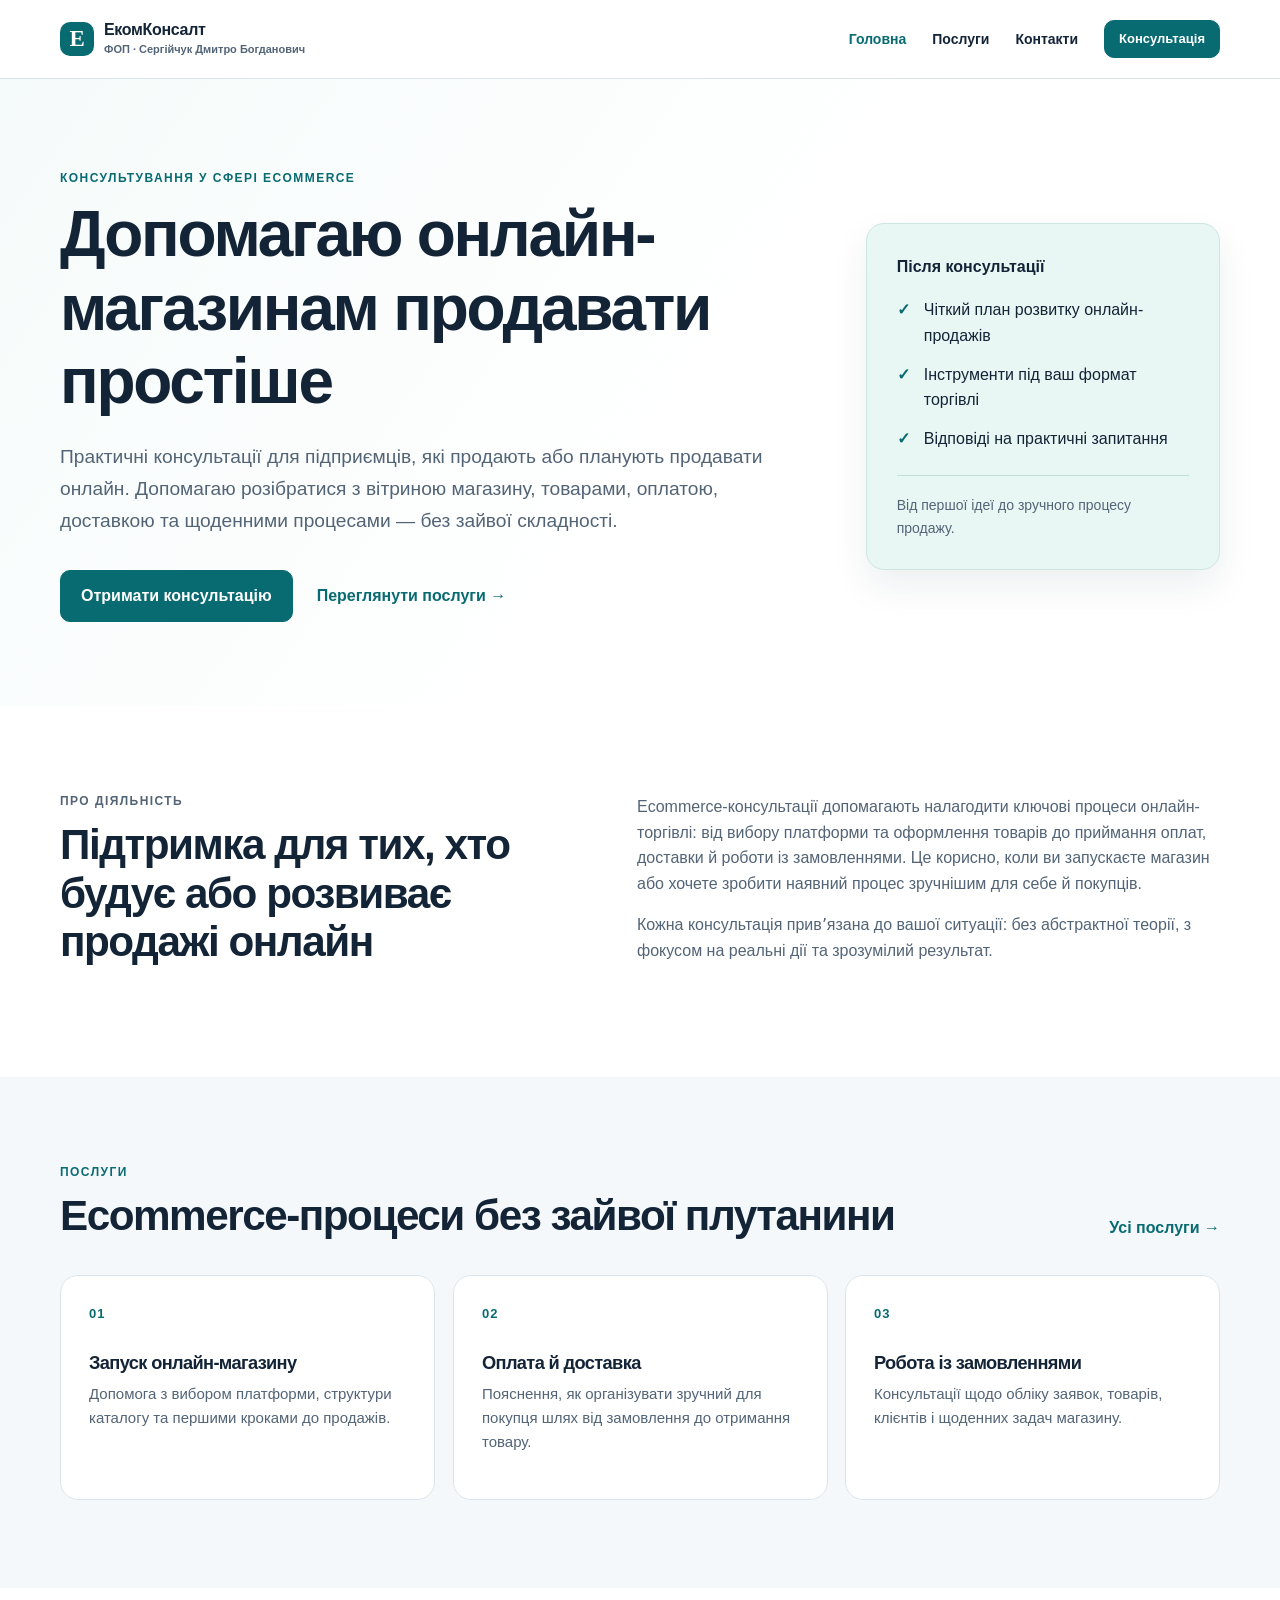
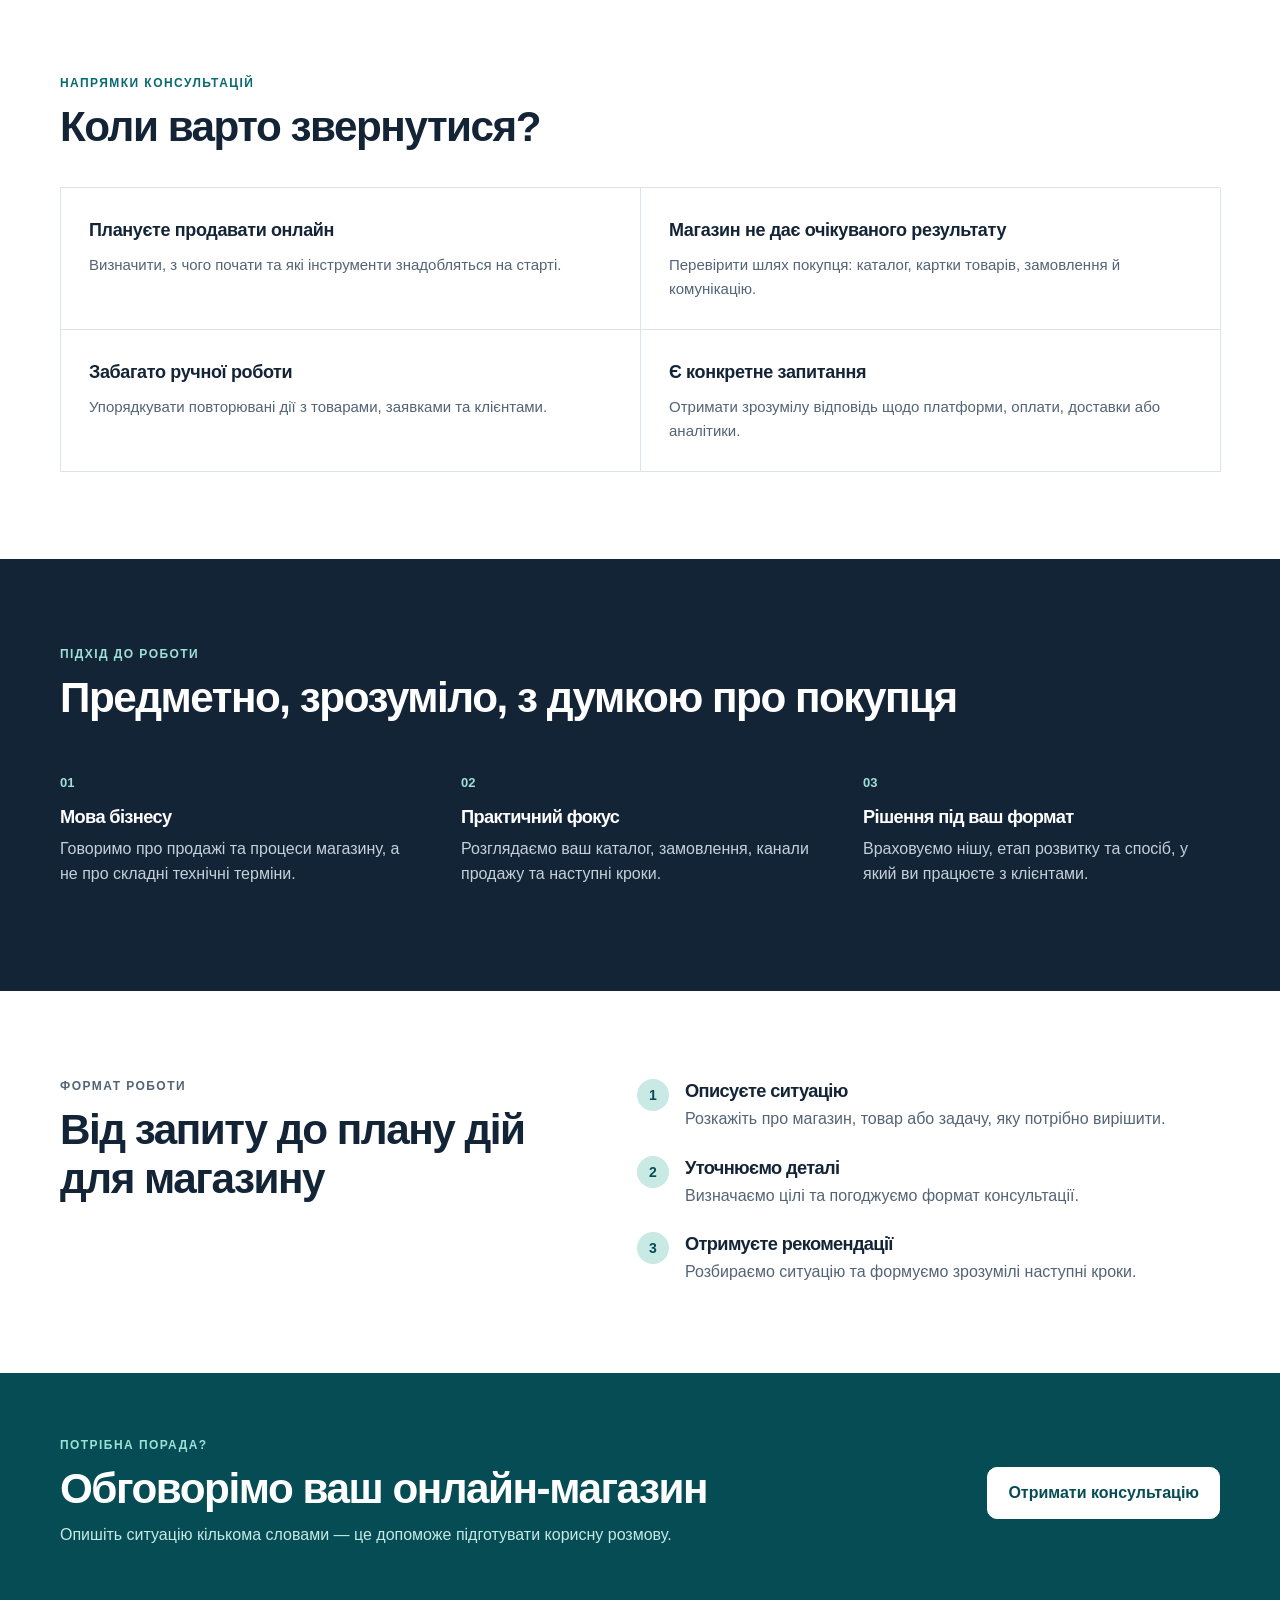
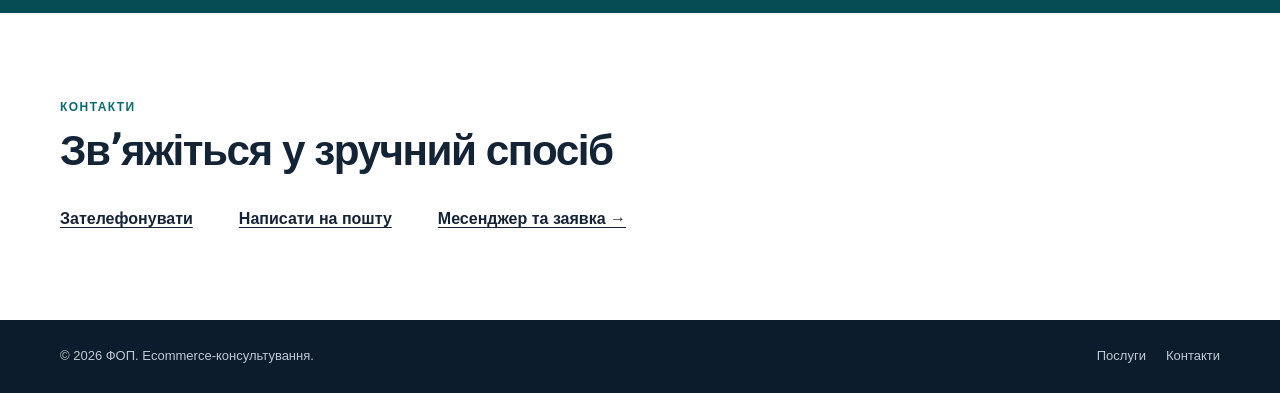
<file: index.html>
<!doctype html>
<html lang="uk">
<head>
  <meta charset="utf-8">
  <meta name="viewport" content="width=device-width, initial-scale=1">
  <title>Ecommerce-консультації для онлайн-магазинів | ФОП</title>
  <meta name="description" content="Практичні консультації для Ecommerce: запуск і розвиток онлайн-магазину, продажі, CRM, оплата, доставка та аналітика.">
  <meta property="og:title" content="Ecommerce-консультації для онлайн-магазинів | ФОП">
  <meta property="og:description" content="Зрозумілі консультації для власників онлайн-магазинів і продавців у мережі.">
  <meta property="og:type" content="website">
  <meta property="og:locale" content="uk_UA">
  <link rel="stylesheet" href="css/style.css">
  <script src="js/script.js" defer></script>
</head>
<body>
  <a class="skip-link" href="#main-content">Перейти до основного вмісту</a>
  <header class="site-header">
    <div class="container header-inner">
      <a class="brand" href="index.html" aria-label="На головну сторінку"><span class="brand-mark" aria-hidden="true">Е</span><span>ЕкомКонсалт<br><small>ФОП · Сергійчук Дмитро Богданович</small></span></a>
      <button class="menu-toggle" type="button" aria-label="Відкрити меню" aria-expanded="false" aria-controls="site-menu"><span></span><span></span><span></span></button>
      <nav class="site-nav" id="site-menu" aria-label="Основна навігація">
        <a class="is-active" href="index.html" aria-current="page">Головна</a><a href="services.html">Послуги</a><a href="contacts.html">Контакти</a>
        <a class="button button-small" href="contacts.html#form">Консультація</a>
      </nav>
    </div>
  </header>
  <main id="main-content">
    <section class="hero">
      <div class="container hero-grid">
        <div class="hero-copy">
          <p class="eyebrow">Консультування у сфері Ecommerce</p>
          <h1>Допомагаю онлайн-магазинам продавати простіше</h1>
          <p class="lead">Практичні консультації для підприємців, які продають або планують продавати онлайн. Допомагаю розібратися з вітриною магазину, товарами, оплатою, доставкою та щоденними процесами — без зайвої складності.</p>
          <div class="hero-actions"><a class="button" href="contacts.html#form">Отримати консультацію</a><a class="text-link" href="services.html">Переглянути послуги <span aria-hidden="true">→</span></a></div>
        </div>
        <aside class="hero-panel" aria-label="Що ви отримаєте">
          <p class="panel-label">Після консультації</p>
          <ul class="check-list"><li>Чіткий план розвитку онлайн-продажів</li><li>Інструменти під ваш формат торгівлі</li><li>Відповіді на практичні запитання</li></ul>
          <p class="panel-note">Від першої ідеї до зручного процесу продажу.</p>
        </aside>
      </div>
    </section>
    <section class="section" aria-labelledby="about-title"><div class="container two-column">
      <div><p class="eyebrow">Про діяльність</p><h2 id="about-title">Підтримка для тих, хто будує або розвиває продажі онлайн</h2></div>
      <div><p>Ecommerce-консультації допомагають налагодити ключові процеси онлайн-торгівлі: від вибору платформи та оформлення товарів до приймання оплат, доставки й роботи із замовленнями. Це корисно, коли ви запускаєте магазин або хочете зробити наявний процес зручнішим для себе й покупців.</p><p>Кожна консультація привʼязана до вашої ситуації: без абстрактної теорії, з фокусом на реальні дії та зрозумілий результат.</p></div>
    </div></section>
    <section class="section section-tint" aria-labelledby="services-title"><div class="container">
      <div class="section-heading"><div><p class="eyebrow">Послуги</p><h2 id="services-title">Ecommerce-процеси без зайвої плутанини</h2></div><a class="text-link" href="services.html">Усі послуги <span aria-hidden="true">→</span></a></div>
      <div class="card-grid three"><article class="card"><span class="card-number">01</span><h3>Запуск онлайн-магазину</h3><p>Допомога з вибором платформи, структури каталогу та першими кроками до продажів.</p></article><article class="card"><span class="card-number">02</span><h3>Оплата й доставка</h3><p>Пояснення, як організувати зручний для покупця шлях від замовлення до отримання товару.</p></article><article class="card"><span class="card-number">03</span><h3>Робота із замовленнями</h3><p>Консультації щодо обліку заявок, товарів, клієнтів і щоденних задач магазину.</p></article></div>
    </div></section>
    <section class="section" aria-labelledby="directions-title"><div class="container"><p class="eyebrow">Напрямки консультацій</p><h2 id="directions-title">Коли варто звернутися?</h2><div class="direction-grid"><div><strong>Плануєте продавати онлайн</strong><p>Визначити, з чого почати та які інструменти знадобляться на старті.</p></div><div><strong>Магазин не дає очікуваного результату</strong><p>Перевірити шлях покупця: каталог, картки товарів, замовлення й комунікацію.</p></div><div><strong>Забагато ручної роботи</strong><p>Упорядкувати повторювані дії з товарами, заявками та клієнтами.</p></div><div><strong>Є конкретне запитання</strong><p>Отримати зрозумілу відповідь щодо платформи, оплати, доставки або аналітики.</p></div></div></div></section>
    <section class="section section-dark" aria-labelledby="benefits-title"><div class="container"><p class="eyebrow eyebrow-light">Підхід до роботи</p><h2 id="benefits-title">Предметно, зрозуміло, з думкою про покупця</h2><div class="benefit-grid"><div><span>01</span><h3>Мова бізнесу</h3><p>Говоримо про продажі та процеси магазину, а не про складні технічні терміни.</p></div><div><span>02</span><h3>Практичний фокус</h3><p>Розглядаємо ваш каталог, замовлення, канали продажу та наступні кроки.</p></div><div><span>03</span><h3>Рішення під ваш формат</h3><p>Враховуємо нішу, етап розвитку та спосіб, у який ви працюєте з клієнтами.</p></div></div></div></section>
    <section class="section" aria-labelledby="format-title"><div class="container two-column"><div><p class="eyebrow">Формат роботи</p><h2 id="format-title">Від запиту до плану дій для магазину</h2></div><ol class="steps"><li><span>1</span><div><h3>Описуєте ситуацію</h3><p>Розкажіть про магазин, товар або задачу, яку потрібно вирішити.</p></div></li><li><span>2</span><div><h3>Уточнюємо деталі</h3><p>Визначаємо цілі та погоджуємо формат консультації.</p></div></li><li><span>3</span><div><h3>Отримуєте рекомендації</h3><p>Розбираємо ситуацію та формуємо зрозумілі наступні кроки.</p></div></li></ol></div></section>
    <section class="cta-section"><div class="container cta-inner"><div><p class="eyebrow eyebrow-light">Потрібна порада?</p><h2>Обговорімо ваш онлайн-магазин</h2><p>Опишіть ситуацію кількома словами — це допоможе підготувати корисну розмову.</p></div><a class="button button-light" href="contacts.html#form">Отримати консультацію</a></div></section>
    <section class="section contact-strip" aria-labelledby="contacts-title"><div class="container"><p class="eyebrow">Контакти</p><h2 id="contacts-title">Звʼяжіться у зручний спосіб</h2><div class="contact-links"><a href="tel:+380674952676">Зателефонувати</a><a href="mailto:serhiychukdmitriy666@gmail.com">Написати на пошту</a><a href="contacts.html">Месенджер та заявка <span aria-hidden="true">→</span></a></div></div></section>
  </main>
  <footer class="site-footer"><div class="container footer-inner"><p>© <span data-current-year></span> ФОП. Ecommerce-консультування.</p><div><a href="services.html">Послуги</a><a href="contacts.html">Контакти</a></div></div></footer>
</body></html>
</file>
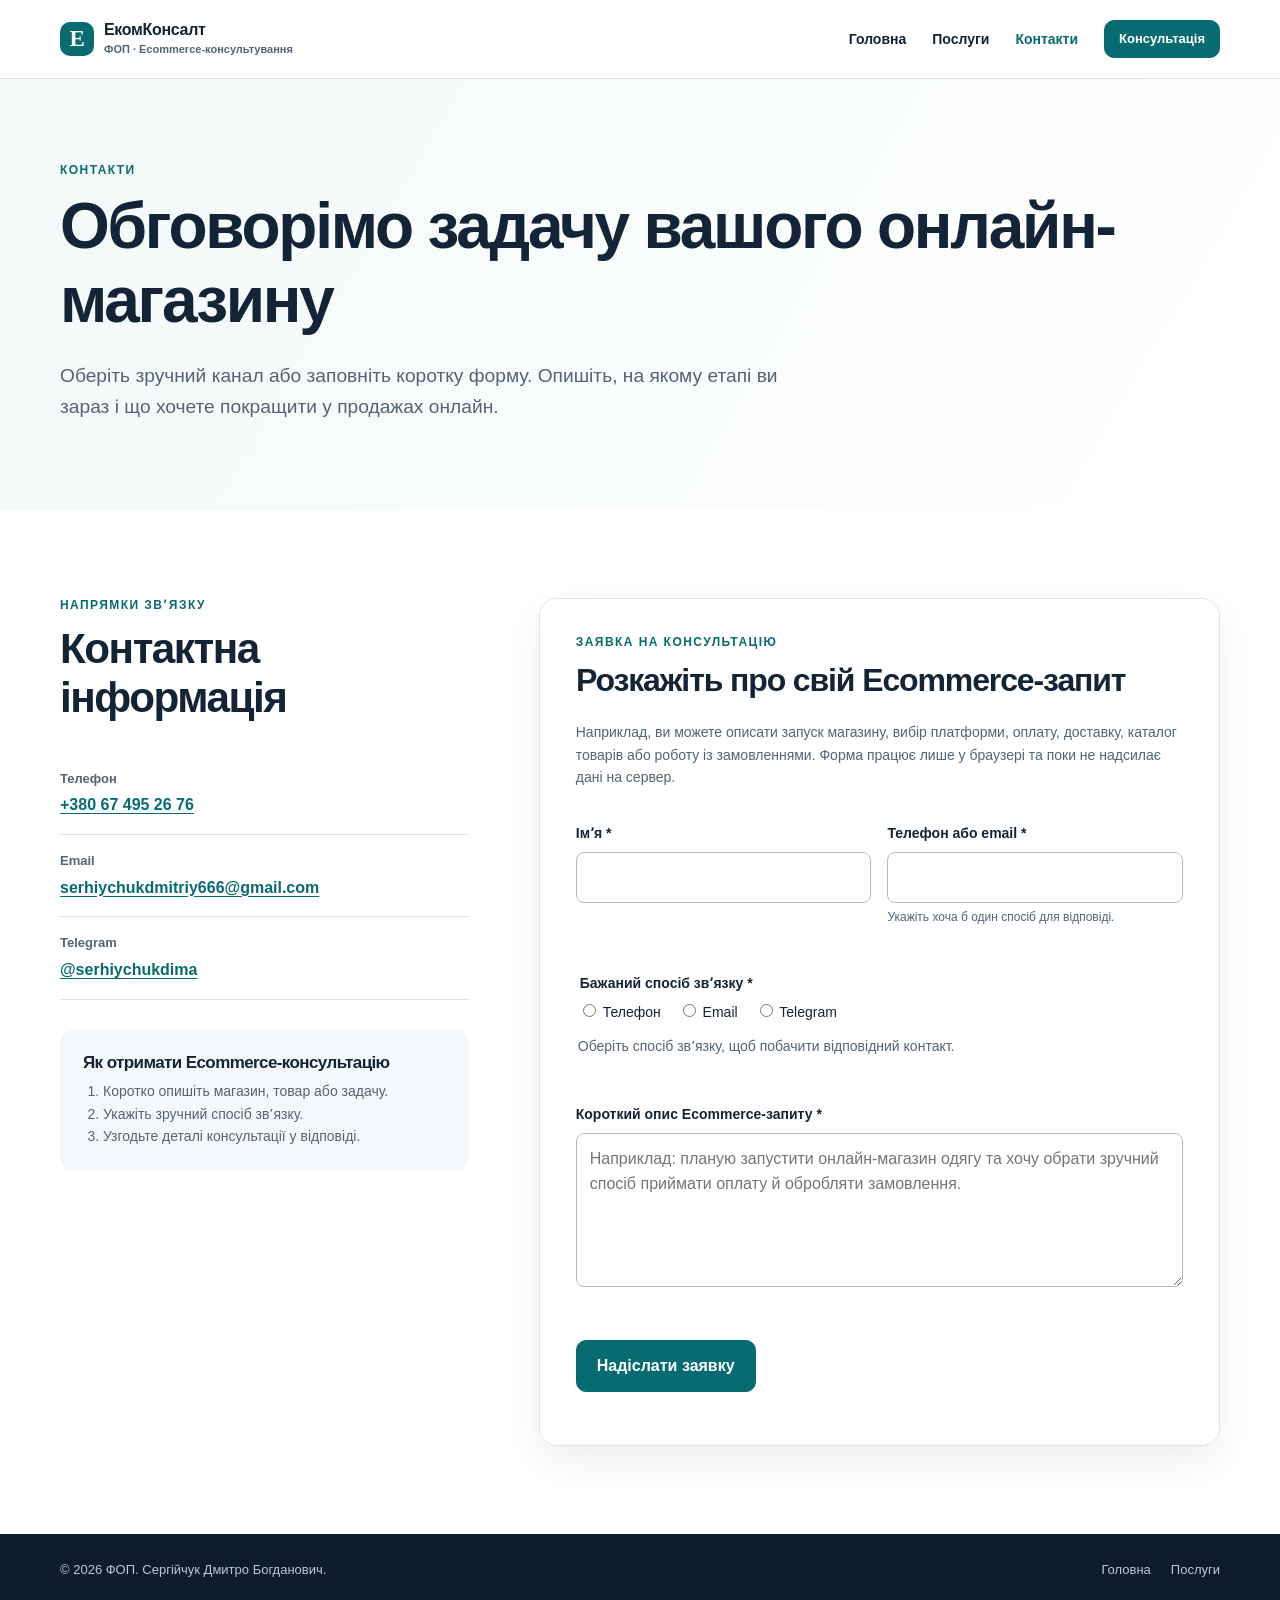
<file: contacts.html>
<!doctype html>
<html lang="uk"><head><meta charset="utf-8">
    <meta name="viewport" content="width=device-width, initial-scale=1">
    <title>Контакти та заявка | ЕкомКонсалт ФОП</title>
    <meta name="description" content="Зв'яжіться для отримання інформаційної консультації: телефон, email, месенджери та форма заявки.">
    <meta property="og:title" content="Контакти та заявка | ЕкомКонсалт ФОП">
    <meta property="og:description" content="Залиште заявку на інформаційну консультацію у зручний спосіб.">
    <meta property="og:type" content="website">
    <meta property="og:locale" content="uk_UA">
    <link rel="stylesheet" href="css/style.css">
    <script src="js/script.js" defer></script>
</head>
<body>
    <a class="skip-link" href="#main-content">Перейти до основного вмісту</a>
    <header class="site-header">
        <div class="container header-inner">
            <a class="brand" href="index.html" aria-label="На головну сторінку">
                <span class="brand-mark" aria-hidden="true">Е</span>
                <span>ЕкомКонсалт<br><small>ФОП · Ecommerce-консультування</small></span>
            </a>
            <button class="menu-toggle" type="button" aria-label="Відкрити меню" aria-expanded="false" aria-controls="site-menu"><span></span><span></span><span></span></button>
            <nav class="site-nav" id="site-menu" aria-label="Основна навігація">
                <a href="index.html">Головна</a><a href="services.html">Послуги</a>
                <a class="is-active" href="contacts.html" aria-current="page">Контакти</a>
                <a class="button button-small" href="#form">Консультація</a>
            </nav>
        </div>
    </header>
<main id="main-content">
    <section class="page-hero">
        <div class="container narrow">
            <p class="eyebrow">Контакти</p>
            <h1>Обговорімо задачу вашого онлайн-магазину</h1>
            <p class="lead">Оберіть зручний канал або заповніть коротку форму. Опишіть, на якому етапі ви зараз і що хочете покращити у продажах онлайн.</p>
        </div>
    </section>
    <section class="section">
        <div class="container contact-layout">
            <aside class="contact-details" aria-labelledby="contact-details-title">
                <p class="eyebrow">Напрямки звʼязку</p>
                <h2 id="contact-details-title">Контактна інформація</h2>
                <dl><div><dt>Телефон</dt><dd><a href="tel:+380674952676">+380 67 495 26 76</a></dd></div><div><dt>Email</dt><dd><a href="mailto:serhiychukdmitriy666@gmail.com">serhiychukdmitriy666@gmail.com</a></dd></div><div><dt>Telegram</dt><dd><a href="https://t.me/serhiychukdima" target="_blank" rel="noopener noreferrer" aria-label="Написати у Telegram">@serhiychukdima</a></dd></div></dl>
                <div class="contact-note">
                    <h3>Як отримати Ecommerce-консультацію</h3>
                    <ol>
                        <li>Коротко опишіть магазин, товар або задачу.</li>
                        <li>Укажіть зручний спосіб звʼязку.</li>
                        <li>Узгодьте деталі консультації у відповіді.</li>
                    </ol>
                </div>
            </aside>
    <section class="form-panel" id="form" aria-labelledby="form-title">
        <p class="eyebrow">Заявка на консультацію</p>
        <h2 id="form-title">Розкажіть про свій Ecommerce-запит</h2>
        <p class="form-intro">Наприклад, ви можете описати запуск магазину, вибір платформи, оплату, доставку, каталог товарів або роботу із замовленнями. Форма працює лише у браузері та поки не надсилає дані на сервер.</p>
        <form id="consultation-form" novalidate data-endpoint="">
            <div class="form-row">
                <div class="field">
                    <label for="name">Імʼя <span aria-hidden="true">*</span></label>
                    <input id="name" name="name" type="text" autocomplete="name" required aria-describedby="name-error">
                    <p class="field-error" id="name-error"></p>
                </div>
                <div class="field">
                    <label for="contact">Телефон або email <span aria-hidden="true">*</span></label>
                    <input id="contact" name="contact" type="text" autocomplete="tel" required aria-describedby="contact-hint contact-error">
                    <p class="field-hint" id="contact-hint">Укажіть хоча б один спосіб для відповіді.</p>
                    <p class="field-error" id="contact-error"></p>
                </div>
            </div>
            <fieldset>
                <legend>Бажаний спосіб звʼязку <span aria-hidden="true">*</span></legend>
                <div class="radio-group">
                    <label><input type="radio" name="contact-method" value="Телефон" data-contact-label="Телефон" data-contact-value="+380 67 495 26 76" data-contact-href="tel:+380674952676" required> Телефон</label>
                    <label><input type="radio" name="contact-method" value="Email" data-contact-label="Email" data-contact-value="serhiychukdmitriy666@gmail.com" data-contact-href="mailto:serhiychukdmitriy666@gmail.com"> Email</label>
                    <label><input type="radio" name="contact-method" value="Telegram" data-contact-label="Telegram" data-contact-value="@serhiychukdima" data-contact-href="https://t.me/serhiychukdima"> Telegram</label>
                </div>
                <p class="selected-contact" id="selected-contact" aria-live="polite">Оберіть спосіб звʼязку, щоб побачити відповідний контакт.</p>
                        <p class="field-error" id="method-error"></p>
            </fieldset>
            <div class="field">
                <label for="question">Короткий опис Ecommerce-запиту <span aria-hidden="true">*</span></label>
                <textarea id="question" name="question" rows="5" required aria-describedby="question-error" placeholder="Наприклад: планую запустити онлайн-магазин одягу та хочу обрати зручний спосіб приймати оплату й обробляти замовлення."></textarea>
                <p class="field-error" id="question-error"></p>
            </div>
            <button class="button" type="submit">Надіслати заявку</button>
            <div class="form-status" id="form-status" role="status" aria-live="polite"></div>
        </form>
    </section>
</div>
</section>
</main>
<footer class="site-footer">
    <div class="container footer-inner">
        <p>© <span data-current-year></span> ФОП. Сергійчук Дмитро Богданович.</p>
        <div>
            <a href="index.html">Головна</a>
            <a href="services.html">Послуги</a>
        </div>
    </div>
</footer>
</body>
</html>
</file>
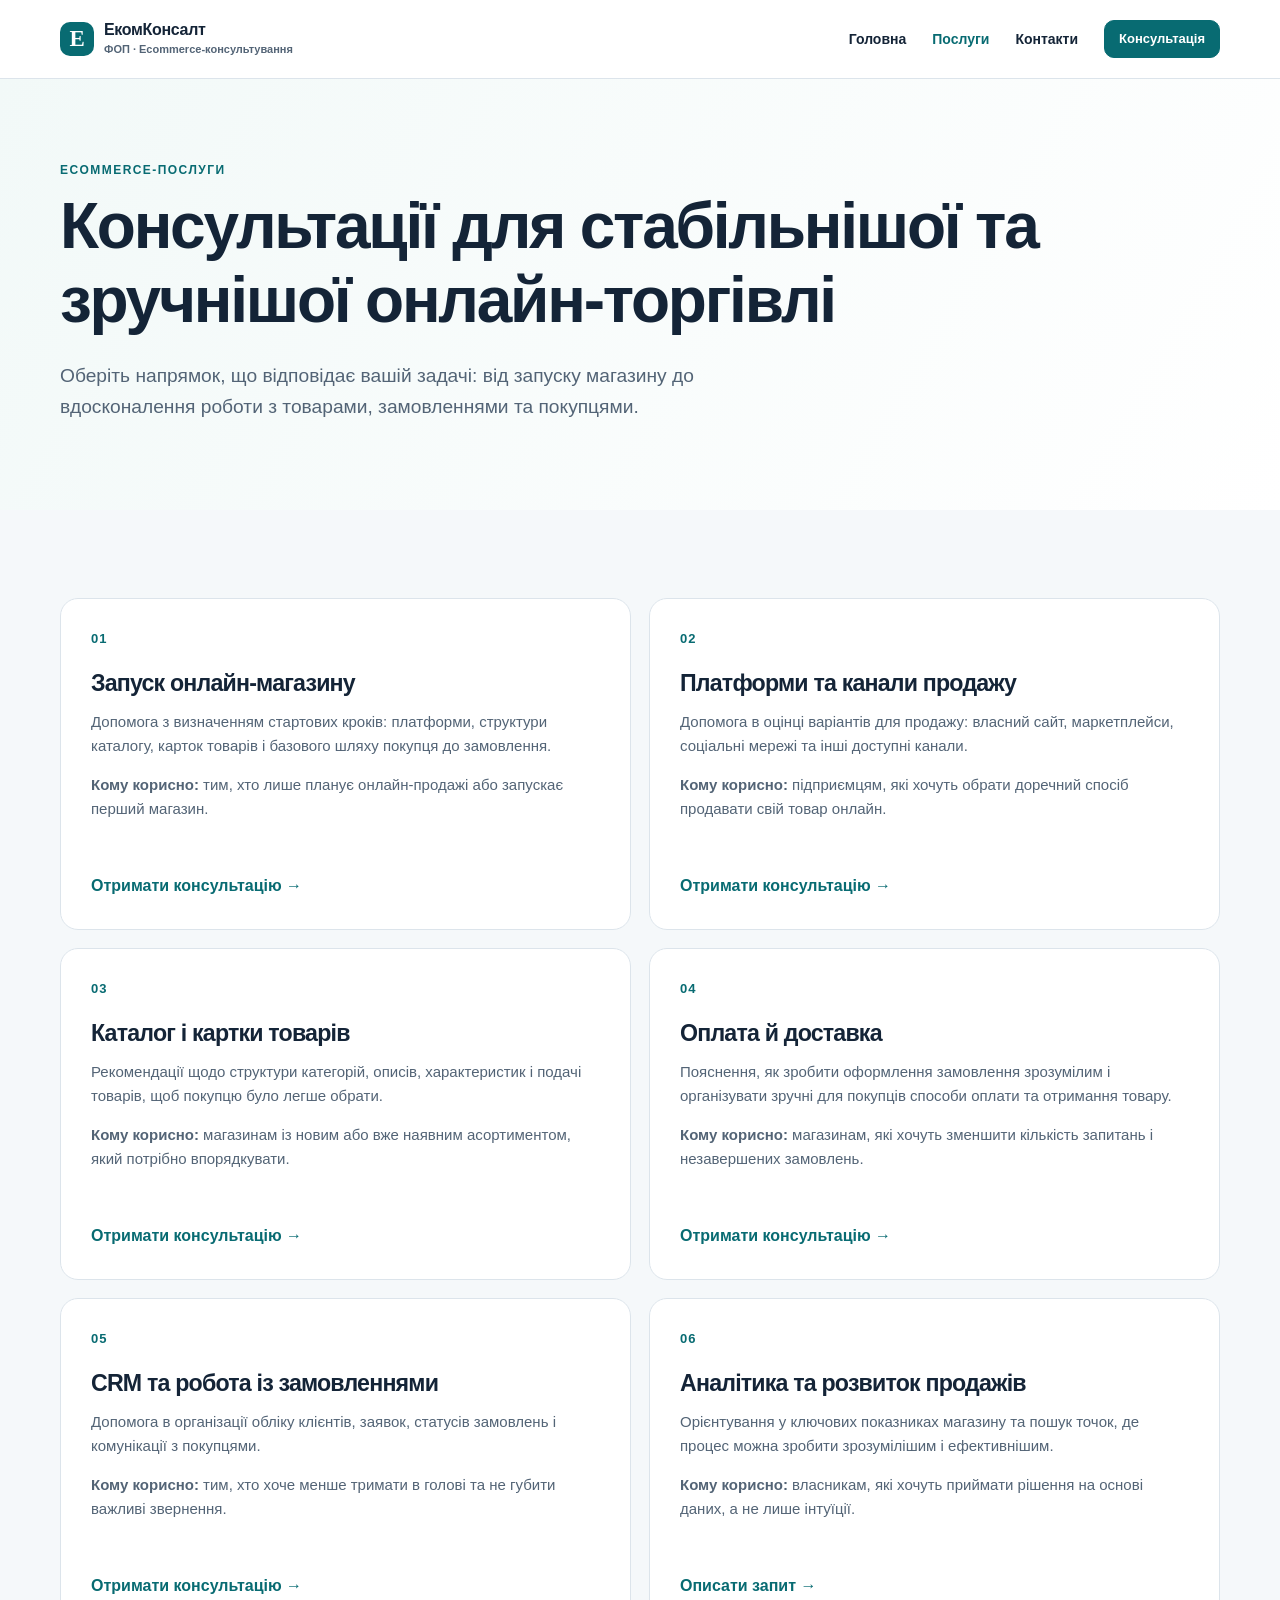
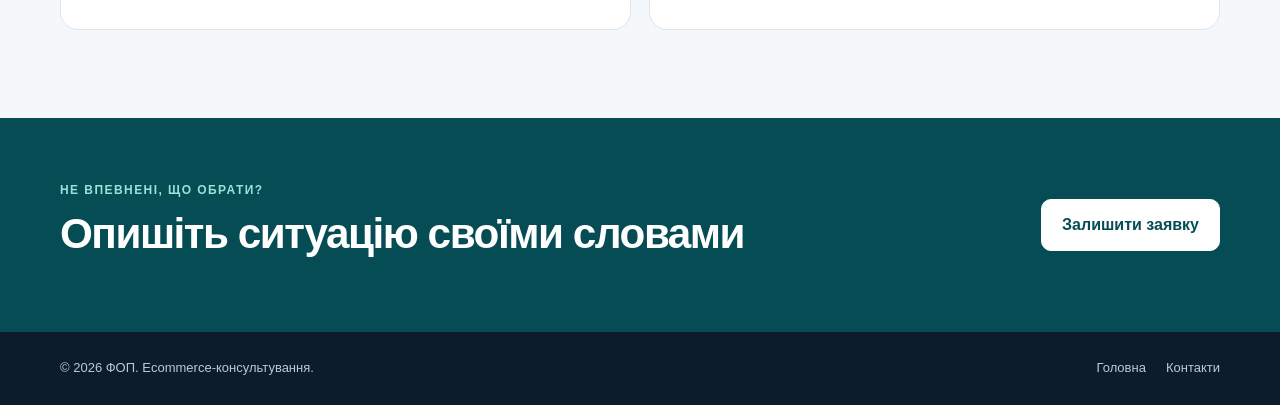
<file: services.html>
<!doctype html>
<html lang="uk"><head><meta charset="utf-8"><meta name="viewport" content="width=device-width, initial-scale=1"><title>Ecommerce-послуги | ЕкомКонсалт ФОП</title><meta name="description" content="Консультації для онлайн-магазинів: запуск, платформи, картки товарів, оплата, доставка, CRM та аналітика."><meta property="og:title" content="Ecommerce-послуги | ЕкомКонсалт ФОП"><meta property="og:description" content="Практичні Ecommerce-консультації для онлайн-магазинів."><meta property="og:type" content="website"><meta property="og:locale" content="uk_UA"><link rel="stylesheet" href="css/style.css"><script src="js/script.js" defer></script></head>
<body><a class="skip-link" href="#main-content">Перейти до основного вмісту</a><header class="site-header"><div class="container header-inner"><a class="brand" href="index.html" aria-label="На головну сторінку"><span class="brand-mark" aria-hidden="true">Е</span><span>ЕкомКонсалт<br><small>ФОП · Ecommerce-консультування</small></span></a><button class="menu-toggle" type="button" aria-label="Відкрити меню" aria-expanded="false" aria-controls="site-menu"><span></span><span></span><span></span></button><nav class="site-nav" id="site-menu" aria-label="Основна навігація"><a href="index.html">Головна</a><a class="is-active" href="services.html" aria-current="page">Послуги</a><a href="contacts.html">Контакти</a><a class="button button-small" href="contacts.html#form">Консультація</a></nav></div></header>
<main id="main-content"><section class="page-hero"><div class="container narrow"><p class="eyebrow">Ecommerce-послуги</p><h1>Консультації для стабільнішої та зручнішої онлайн-торгівлі</h1><p class="lead">Оберіть напрямок, що відповідає вашій задачі: від запуску магазину до вдосконалення роботи з товарами, замовленнями та покупцями.</p></div></section><section class="section section-tint"><div class="container service-list">
<article class="service-card"><div><span class="card-number">01</span><h2>Запуск онлайн-магазину</h2><p>Допомога з визначенням стартових кроків: платформи, структури каталогу, карток товарів і базового шляху покупця до замовлення.</p><p><strong>Кому корисно:</strong> тим, хто лише планує онлайн-продажі або запускає перший магазин.</p></div><a class="text-link" href="contacts.html#form">Отримати консультацію <span aria-hidden="true">→</span></a></article>
<article class="service-card"><div><span class="card-number">02</span><h2>Платформи та канали продажу</h2><p>Допомога в оцінці варіантів для продажу: власний сайт, маркетплейси, соціальні мережі та інші доступні канали.</p><p><strong>Кому корисно:</strong> підприємцям, які хочуть обрати доречний спосіб продавати свій товар онлайн.</p></div><a class="text-link" href="contacts.html#form">Отримати консультацію <span aria-hidden="true">→</span></a></article>
<article class="service-card"><div><span class="card-number">03</span><h2>Каталог і картки товарів</h2><p>Рекомендації щодо структури категорій, описів, характеристик і подачі товарів, щоб покупцю було легше обрати.</p><p><strong>Кому корисно:</strong> магазинам із новим або вже наявним асортиментом, який потрібно впорядкувати.</p></div><a class="text-link" href="contacts.html#form">Отримати консультацію <span aria-hidden="true">→</span></a></article>
<article class="service-card"><div><span class="card-number">04</span><h2>Оплата й доставка</h2><p>Пояснення, як зробити оформлення замовлення зрозумілим і організувати зручні для покупців способи оплати та отримання товару.</p><p><strong>Кому корисно:</strong> магазинам, які хочуть зменшити кількість запитань і незавершених замовлень.</p></div><a class="text-link" href="contacts.html#form">Отримати консультацію <span aria-hidden="true">→</span></a></article>
<article class="service-card"><div><span class="card-number">05</span><h2>CRM та робота із замовленнями</h2><p>Допомога в організації обліку клієнтів, заявок, статусів замовлень і комунікації з покупцями.</p><p><strong>Кому корисно:</strong> тим, хто хоче менше тримати в голові та не губити важливі звернення.</p></div><a class="text-link" href="contacts.html#form">Отримати консультацію <span aria-hidden="true">→</span></a></article>
<article class="service-card"><div><span class="card-number">06</span><h2>Аналітика та розвиток продажів</h2><p>Орієнтування у ключових показниках магазину та пошук точок, де процес можна зробити зрозумілішим і ефективнішим.</p><p><strong>Кому корисно:</strong> власникам, які хочуть приймати рішення на основі даних, а не лише інтуїції.</p></div><a class="text-link" href="contacts.html#form">Описати запит <span aria-hidden="true">→</span></a></article>
</div></section><section class="cta-section"><div class="container cta-inner"><div><p class="eyebrow eyebrow-light">Не впевнені, що обрати?</p><h2>Опишіть ситуацію своїми словами</h2></div><a class="button button-light" href="contacts.html#form">Залишити заявку</a></div></section></main><footer class="site-footer"><div class="container footer-inner"><p>© <span data-current-year></span> ФОП. Ecommerce-консультування.</p><div><a href="index.html">Головна</a><a href="contacts.html">Контакти</a></div></div></footer></body></html>
</file>
<file: css/style.css>
:root {
    --ink: #142437;
    --muted: #536476;
    --line: #dce4eb;
    --surface: #f5f8fa;
    --white: #fff;
    --brand: #086b72;
    --brand-dark: #064c55;
    --accent: #c9e9e4;
    --focus: #db7b28;
    --radius: 18px;
    --shadow: 0 16px 36px rgb(24 47 69 / 8%)
}

* {
    box-sizing: border-box
}

html {
    scroll-behavior: smooth
}

body {
    margin: 0;
    background: var(--white);
    color: var(--ink);
    font-family: Inter, "Segoe UI", Roboto, Arial, sans-serif;
    font-size: 16px;
    line-height: 1.6
}

a {
    color: inherit;
    text-underline-offset: 3px
}

a:hover {
    color: var(--brand)
}

a:focus-visible,
button:focus-visible,
input:focus-visible,
textarea:focus-visible {
    outline: 3px solid var(--focus);
    outline-offset: 3px
}

.container {
    width: min(1160px, calc(100% - 40px));
    margin: auto
}

.narrow {
    display: flex;
    flex-direction: column;
    justify-content: start;
    width: min(1160px, calc(100% - 40px));
}

.skip-link {
    position: fixed;
    top: 10px;
    left: 10px;
    z-index: 20;
    padding: 9px 14px;
    background: var(--ink);
    color: #fff;
    transform: translateY(-150%)
}

.skip-link:focus {
    transform: translateY(0)
}

.site-header {
    position: sticky;
    top: 0;
    z-index: 10;
    background: rgb(255 255 255 / 95%);
    border-bottom: 1px solid var(--line);
    backdrop-filter: blur(12px)
}

.header-inner {
    min-height: 78px;
    display: flex;
    align-items: center;
    justify-content: space-between;
    gap: 20px
}

.brand {
    display: flex;
    align-items: center;
    gap: 10px;
    text-decoration: none;
    font-weight: 750;
    line-height: 1.1;
    letter-spacing: -.02em
}

.brand:hover {
    color: var(--ink)
}

.brand small {
    font-size: 11px;
    color: var(--muted);
    font-weight: 600;
    letter-spacing: 0
}

.brand-mark {
    width: 34px;
    height: 34px;
    display: grid;
    place-items: center;
    border-radius: 10px;
    background: var(--brand);
    color: white;
    font-family: Georgia, serif;
    font-size: 23px
}

.site-nav {
    display: flex;
    align-items: center;
    gap: 26px
}

.site-nav>a:not(.button) {
    font-size: 14px;
    font-weight: 650;
    text-decoration: none
}

.site-nav .is-active {
    color: var(--brand)
}

.menu-toggle {
    display: none;
    border: 0;
    background: transparent;
    padding: 9px;
    cursor: pointer
}

.menu-toggle span {
    display: block;
    width: 23px;
    height: 2px;
    margin: 5px;
    background: var(--ink);
    transition: .2s
}

.hero {
    padding: 92px 0 84px;
    background: linear-gradient(125deg, #f5fbfa 0%, #fff 55%)
}

.hero-grid {
    display: grid;
    grid-template-columns: minmax(0, 1.35fr) minmax(290px, .65fr);
    align-items: center;
    gap: 70px
}

.eyebrow {
    margin: 0 0 13px;
    color: var(--brand);
    font-size: 12px;
    line-height: 1.2;
    font-weight: 800;
    letter-spacing: .12em;
    text-transform: uppercase
}

.eyebrow-light {
    color: #9de0d6
}

h1,
h2,
h3,
p {
    margin-top: 0
}

h1,
h2,
h3 {
    line-height: 1.15;
    letter-spacing: -.035em
}

h1 {
    margin-bottom: 22px;
    font-size: clamp(2.35rem, 5vw, 4.6rem)
}

h2 {
    font-size: clamp(1.75rem, 3.3vw, 2.7rem);
    margin-bottom: 22px
}

h3 {
    font-size: 1.14rem;
    margin-bottom: 8px
}

.lead {
    max-width: 720px;
    color: var(--muted);
    font-size: clamp(1.05rem, 1.5vw, 1.22rem);
    line-height: 1.65
}

.hero-actions {
    display: flex;
    align-items: center;
    flex-wrap: wrap;
    gap: 24px;
    margin-top: 34px
}

.button {
    display: inline-flex;
    align-items: center;
    justify-content: center;
    min-height: 48px;
    padding: 12px 20px;
    border: 1px solid var(--brand);
    border-radius: 10px;
    background: var(--brand);
    color: #fff !important;
    font: inherit;
    font-weight: 750;
    text-decoration: none;
    cursor: pointer;
    transition: background .2s, transform .2s
}

.button:hover {
    background: var(--brand-dark);
    transform: translateY(-1px)
}

.button-small {
    min-height: 38px;
    padding: 8px 14px;
    font-size: 13px
}

.text-link {
    font-weight: 750;
    color: var(--brand);
    text-decoration: none
}

.text-link span {
    display: inline-block;
    transition: transform .2s
}

.text-link:hover span {
    transform: translateX(4px)
}

.hero-panel {
    padding: 30px;
    border: 1px solid #cce6e2;
    border-radius: var(--radius);
    background: #e9f7f4;
    box-shadow: var(--shadow)
}

.panel-label {
    margin-bottom: 18px;
    font-weight: 750
}

.check-list {
    padding: 0;
    margin: 0;
    list-style: none
}

.check-list li {
    position: relative;
    margin: 13px 0;
    padding-left: 27px
}

.check-list li:before {
    position: absolute;
    left: 0;
    content: "✓";
    color: var(--brand);
    font-weight: 900
}

.panel-note {
    margin: 24px 0 0;
    padding-top: 18px;
    border-top: 1px solid #c0ded9;
    color: var(--muted);
    font-size: 14px
}

.section {
    padding: 88px 0
}

.section-tint {
    background: var(--surface)
}

.two-column {
    display: grid;
    grid-template-columns: .9fr 1.1fr;
    gap: 100px
}

.two-column p {
    color: var(--muted)
}

.section-heading {
    display: flex;
    justify-content: space-between;
    align-items: end;
    gap: 30px;
    margin-bottom: 34px
}

.section-heading h2 {
    margin: 0
}

.card-grid {
    display: grid;
    gap: 18px
}

.three {
    grid-template-columns: repeat(3, 1fr)
}

.card {
    min-height: 225px;
    padding: 28px;
    border: 1px solid var(--line);
    border-radius: var(--radius);
    background: #fff
}

.card-number {
    display: block;
    margin-bottom: 28px;
    color: var(--brand);
    font-size: 13px;
    font-weight: 800;
    letter-spacing: .08em
}

.card p,
.direction-grid p {
    color: var(--muted);
    font-size: 15px
}

.direction-grid {
    display: grid;
    grid-template-columns: repeat(2, 1fr);
    margin-top: 35px;
    border-top: 1px solid var(--line);
    border-left: 1px solid var(--line)
}

.direction-grid>div {
    padding: 28px;
    border-right: 1px solid var(--line);
    border-bottom: 1px solid var(--line)
}

.direction-grid strong {
    font-size: 18px;
    letter-spacing: -.02em
}

.direction-grid p {
    margin: 8px 0 0
}

.section-dark,
.cta-section {
    background: var(--ink);
    color: #fff
}

.section-dark h2 {
    max-width: 900px
}

.benefit-grid {
    display: grid;
    grid-template-columns: repeat(3, 1fr);
    gap: 44px;
    margin-top: 46px
}

.benefit-grid span {
    color: #9de0d6;
    font-size: 13px;
    font-weight: 800
}

.benefit-grid h3 {
    margin-top: 12px
}

.benefit-grid p {
    color: #c5d0d9
}

.steps {
    display: grid;
    gap: 24px;
    margin: 0;
    padding: 0;
    list-style: none
}

.steps li {
    display: flex;
    gap: 16px
}

.steps span {
    flex: 0 0 32px;
    height: 32px;
    display: grid;
    place-items: center;
    border-radius: 50%;
    background: var(--accent);
    color: var(--brand-dark);
    font-size: 14px;
    font-weight: 800
}

.steps h3 {
    margin: 2px 0 4px
}

.steps p {
    margin: 0
}

.cta-section {
    padding: 65px 0;
    background: var(--brand-dark)
}

.cta-inner {
    display: flex;
    align-items: center;
    justify-content: space-between;
    gap: 30px
}

.cta-inner h2 {
    margin-bottom: 8px
}

.cta-inner p:not(.eyebrow) {
    margin: 0;
    color: #c4e9e3
}

.button-light {
    border-color: #fff;
    background: #fff;
    color: var(--brand-dark) !important
}

.button-light:hover {
    background: #e4f4f1
}

.contact-strip h2 {
    margin-bottom: 30px
}

.contact-links {
    display: flex;
    flex-wrap: wrap;
    gap: 15px 46px
}

.contact-links a {
    font-weight: 700
}

.site-footer {
    padding: 26px 0;
    background: #0d1c2c;
    color: #bdc9d2;
    font-size: 13px
}

.footer-inner {
    display: flex;
    justify-content: space-between;
    gap: 20px
}

.footer-inner p {
    margin: 0
}

.footer-inner div {
    display: flex;
    gap: 20px
}

.footer-inner a {
    text-decoration: none
}

.page-hero {
    padding: 84px 0 68px;
    background: linear-gradient(120deg, #f2f9f8, #fff)
}

.service-list {
    display: grid;
    grid-template-columns: repeat(2, 1fr);
    gap: 18px
}

.service-card {
    min-height: 332px;
    display: flex;
    flex-direction: column;
    justify-content: space-between;
    padding: 30px;
    border: 1px solid var(--line);
    border-radius: var(--radius);
    background: #fff
}

.service-card h2 {
    font-size: 1.45rem;
    margin-bottom: 14px
}

.service-card p {
    color: var(--muted);
    font-size: 15px
}

.service-card .card-number {
    margin-bottom: 20px
}

.contact-layout {
    display: grid;
    grid-template-columns: .75fr 1.25fr;
    gap: 70px
}

.contact-details dl {
    margin: 30px 0
}

.contact-details dl>div {
    padding: 16px 0;
    border-bottom: 1px solid var(--line)
}

dt {
    color: var(--muted);
    font-size: 13px;
    font-weight: 700
}

dd {
    margin: 3px 0 0;
    font-weight: 700
}

dd a {
    display: block;
    color: var(--brand)
}

.contact-note {
    padding: 23px;
    background: var(--surface);
    border-radius: 12px
}

.contact-note h3 {
    font-size: 17px
}

.contact-note ol {
    padding-left: 20px;
    margin: 0;
    color: var(--muted);
    font-size: 14px
}

.form-panel {
    padding: 36px;
    border: 1px solid var(--line);
    border-radius: var(--radius);
    box-shadow: var(--shadow)
}

.form-panel h2 {
    font-size: 2rem
}

.form-intro {
    color: var(--muted);
    font-size: 14px
}

.form-row {
    display: grid;
    grid-template-columns: 1fr 1fr;
    gap: 16px
}

.field,
fieldset {
    margin-top: 20px
}

.field label,
legend {
    display: block;
    margin-bottom: 7px;
    font-size: 14px;
    font-weight: 750
}

fieldset {
    padding: 0;
    border: 0
}

input[type="text"],
textarea {
    width: 100%;
    border: 1px solid #aebdca;
    border-radius: 8px;
    padding: 12px 13px;
    background: #fff;
    color: var(--ink);
    font: inherit
}

textarea {
    resize: vertical
}

.radio-group {
    display: flex;
    flex-wrap: wrap;
    gap: 17px
}

.radio-group label {
    font-size: 14px
}

.selected-contact {
    min-height: 24px;
    margin: 12px 0 0;
    color: var(--muted);
    font-size: 14px
}

.selected-contact a {
    color: var(--brand);
    font-weight: 750
}

.field-hint,
.field-error {
    min-height: 19px;
    margin: 5px 0 0;
    font-size: 12px
}

.field-hint {
    color: var(--muted)
}

.field-error {
    color: #ac2d2d;
    font-weight: 650
}

.has-error input,
.has-error textarea {
    border-color: #ac2d2d
}

.form-panel .button {
    margin-top: 22px
}

.form-status {
    margin-top: 17px;
    font-size: 14px;
    font-weight: 650
}

.form-status.success {
    color: var(--brand-dark)
}

@media (max-width:800px) {
    .site-nav {
        position: absolute;
        top: 78px;
        left: 0;
        right: 0;
        display: none;
        align-items: stretch;
        gap: 0;
        padding: 12px 20px 20px;
        border-bottom: 1px solid var(--line);
        background: #fff;
        box-shadow: 0 12px 20px rgb(20 36 55 / 8%)
    }

    .site-nav.is-open {
        display: flex;
        flex-direction: column
    }

    .site-nav a:not(.button) {
        padding: 12px 0
    }

    .site-nav .button {
        margin-top: 8px
    }

    .menu-toggle {
        display: block
    }

    .menu-toggle[aria-expanded="true"] span:nth-child(1) {
        transform: translateY(7px) rotate(45deg)
    }

    .menu-toggle[aria-expanded="true"] span:nth-child(2) {
        opacity: 0
    }

    .menu-toggle[aria-expanded="true"] span:nth-child(3) {
        transform: translateY(-7px) rotate(-45deg)
    }

    .hero {
        padding: 62px 0
    }

    .hero-grid,
    .two-column,
    .contact-layout {
        grid-template-columns: 1fr;
        gap: 38px
    }

    .section {
        padding: 62px 0
    }

    .three,
    .benefit-grid {
        grid-template-columns: 1fr
    }

    .benefit-grid {
        gap: 26px;
        margin-top: 32px
    }

    .card {
        min-height: auto
    }

    .cta-inner {
        align-items: flex-start;
        flex-direction: column
    }

    .page-hero {
        padding: 60px 0 50px
    }

    .service-list {
        grid-template-columns: 1fr
    }

    .service-card {
        min-height: 0
    }

    .contact-layout {
        gap: 45px
    }
}

@media (max-width:540px) {
    .container {
        width: min(100% - 32px, 1160px)
    }

    .header-inner {
        min-height: 70px
    }

    .site-nav {
        top: 70px;
        padding-left: 16px;
        padding-right: 16px
    }

    .brand {
        font-size: 15px
    }

    .brand small {
        font-size: 10px
    }

    .hero-actions {
        align-items: flex-start;
        flex-direction: column;
        gap: 17px
    }

    .section-heading {
        align-items: flex-start;
        flex-direction: column
    }

    .direction-grid {
        grid-template-columns: 1fr
    }

    .direction-grid>div {
        padding: 22px
    }

    .form-panel {
        padding: 25px 18px
    }

    .form-row {
        grid-template-columns: 1fr
    }

    .radio-group {
        gap: 10px 16px
    }

    .footer-inner {
        align-items: flex-start;
        flex-direction: column
    }

    .footer-inner div {
        gap: 16px
    }

    .contact-links {
        flex-direction: column;
        gap: 13px
    }
}

/* Стримані анімації появи елементів під час прокручування */
.reveal-section,
.reveal-title,
.reveal-item {
    opacity: 0;
    will-change: opacity, transform
}

.reveal-section {
    transform: translateY(26px);
    transition: opacity .65s ease, transform .65s cubic-bezier(.22, 1, .36, 1)
}

.reveal-title {
    transform: translateY(18px);
    transition: opacity .58s ease .08s, transform .58s cubic-bezier(.22, 1, .36, 1)
}

.reveal-item {
    transform: translateY(20px);
    transition: opacity .52s ease var(--reveal-delay, 0ms), transform .52s cubic-bezier(.22, 1, .36, 1) var(--reveal-delay, 0ms)
}

.reveal-section.is-visible,
.reveal-title.is-visible,
.reveal-item.is-visible {
    opacity: 1;
    transform: translateY(0)
}

.card.reveal-item.is-visible,
.service-card.reveal-item.is-visible {
    transition-property: opacity, transform, box-shadow
}

.card.reveal-item.is-visible:hover,
.service-card.reveal-item.is-visible:hover {
    transform: translateY(-4px);
    box-shadow: var(--shadow)
}

@media (prefers-reduced-motion: reduce) {
    html { scroll-behavior: auto }
    .reveal-section,
    .reveal-title,
    .reveal-item {
        opacity: 1;
        transform: none;
        transition: none
    }
}
</file>
